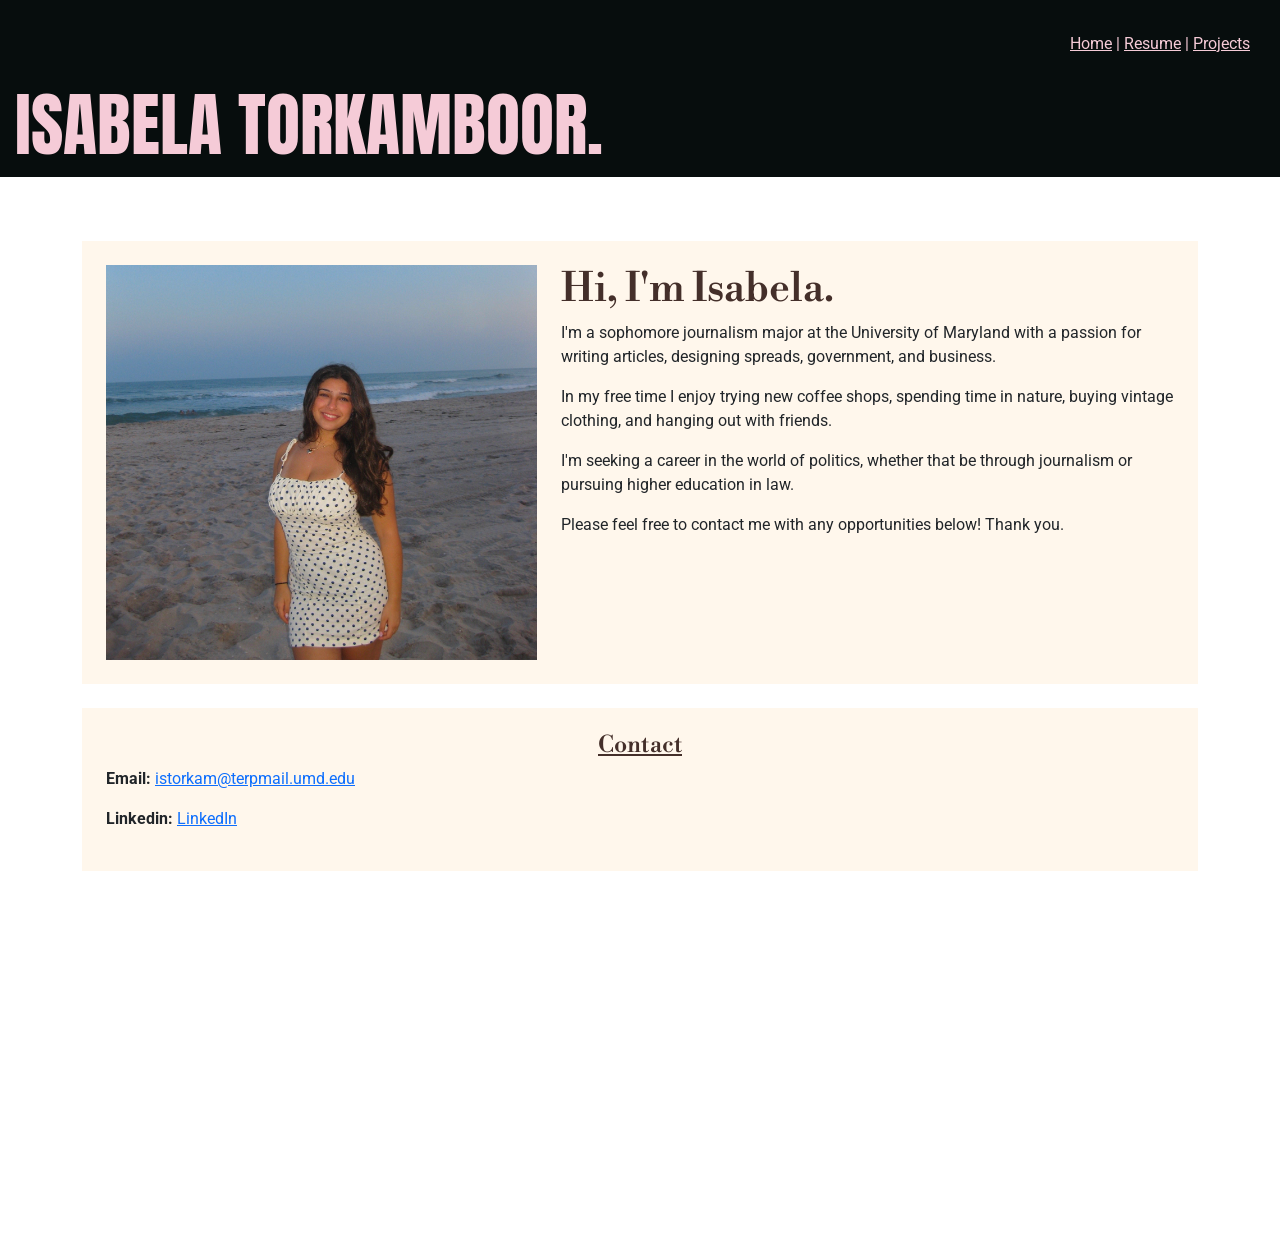
<file: index.html>
<!DOCTYPE html>
<html lang="en">

<head>
    <meta charset="UTF-8">
    <meta name="viewport" content="width=device-width, initial-scale=1.0">
    <title>Isabela Torkamboor</title>
    <meta name="description"
        content="Hi, I'm Isabela. I'm a sophomore journalism major at the University of Maryland with a passion for writing articles, designing spreads, government, and business.">
    <link rel="preconnect" href="https://fonts.googleapis.com">
    <link rel="preconnect" href="https://fonts.gstatic.com" crossorigin>
    <link
        href="https://fonts.googleapis.com/css2?family=Anton&family=Newsreader:ital,opsz,wght@0,6..72,200..800;1,6..72,200..800&display=swap"
        rel="stylesheet">
    <link href="https://fonts.googleapis.com/css2?family=Libre+Bodoni:ital,wght@0,400..700;1,400..700&display=swap"
        rel="stylesheet">
    <link href="https://fonts.googleapis.com/css2?family=Roboto:ital,wght@0,100..900;1,100..900&display=swap"
        rel="stylesheet">
    <link href="https://cdn.jsdelivr.net/npm/bootstrap@5.3.8/dist/css/bootstrap.min.css" rel="stylesheet"
        integrity="sha384-sRIl4kxILFvY47J16cr9ZwB07vP4J8+LH7qKQnuqkuIAvNWLzeN8tE5YBujZqJLB" crossorigin="anonymous">
    <link rel="stylesheet" href="site/css/style.css">
    <script src="https://cdn.jsdelivr.net/npm/@popperjs/core@2.11.8/dist/umd/popper.min.js"
        integrity="sha384-I7E8VVD/ismYTF4hNIPjVp/Zjvgyol6VFvRkX/vR+Vc4jQkC+hVqc2pM8ODewa9r"
        crossorigin="anonymous"></script>
    <script src="https://cdn.jsdelivr.net/npm/bootstrap@5.3.8/dist/js/bootstrap.min.js"
        integrity="sha384-G/EV+4j2dNv+tEPo3++6LCgdCROaejBqfUeNjuKAiuXbjrxilcCdDz6ZAVfHWe1Y"
        crossorigin="anonymous"></script>
</head>

<body>
    <nav>
        <a href="#">Home</a> |
        <a href="/resume/">Resume</a> |
        <a href="/clips/">Projects</a>
    </nav>
    <header>Isabela Torkamboor.</header>
    <main class="container homepage">

        <!-- About me -->
        <div class="cream-box p-4 mb-4">
            <div class="row">

                <!-- Image -->
                <div class="col-12 col-md-5 text-center mb-4 mb-md-0">
                    <img src="/site/img/isabela.jpg" alt="Isabela's picture" class="img-fluid">
                </div>

                <!-- Text -->
                <div class="col-12 col-md-7">
                    <h1>Hi, I'm Isabela.</h1>
                    <p>I'm a sophomore journalism major at the University of Maryland with a passion for writing
                        articles, designing spreads, government, and business.</p>
                    <p>In my free time I enjoy trying new coffee shops, spending time in nature, buying vintage
                        clothing, and hanging out with friends.</p>
                    <p>I'm seeking a career in the world of politics, whether that be through journalism or pursuing
                        higher education in law.</p>
                    <p>Please feel free to contact me with any opportunities below! Thank you.</p>
                </div>

            </div>
        </div>

        <div class="cream-box p-4">
            <h3>Contact</h3>

            <p><strong>Email:</strong> <a href="mailto:istorkam@terpmail.umd.edu">istorkam@terpmail.umd.edu</a></p>
            <p><strong>Linkedin:</strong> <a href="https://www.linkedin.com/in/isabela-torkamboor-862b70283"
                    target="_blank">LinkedIn</a></p>
        </div>

    </main>
</body>

</html>
</file>
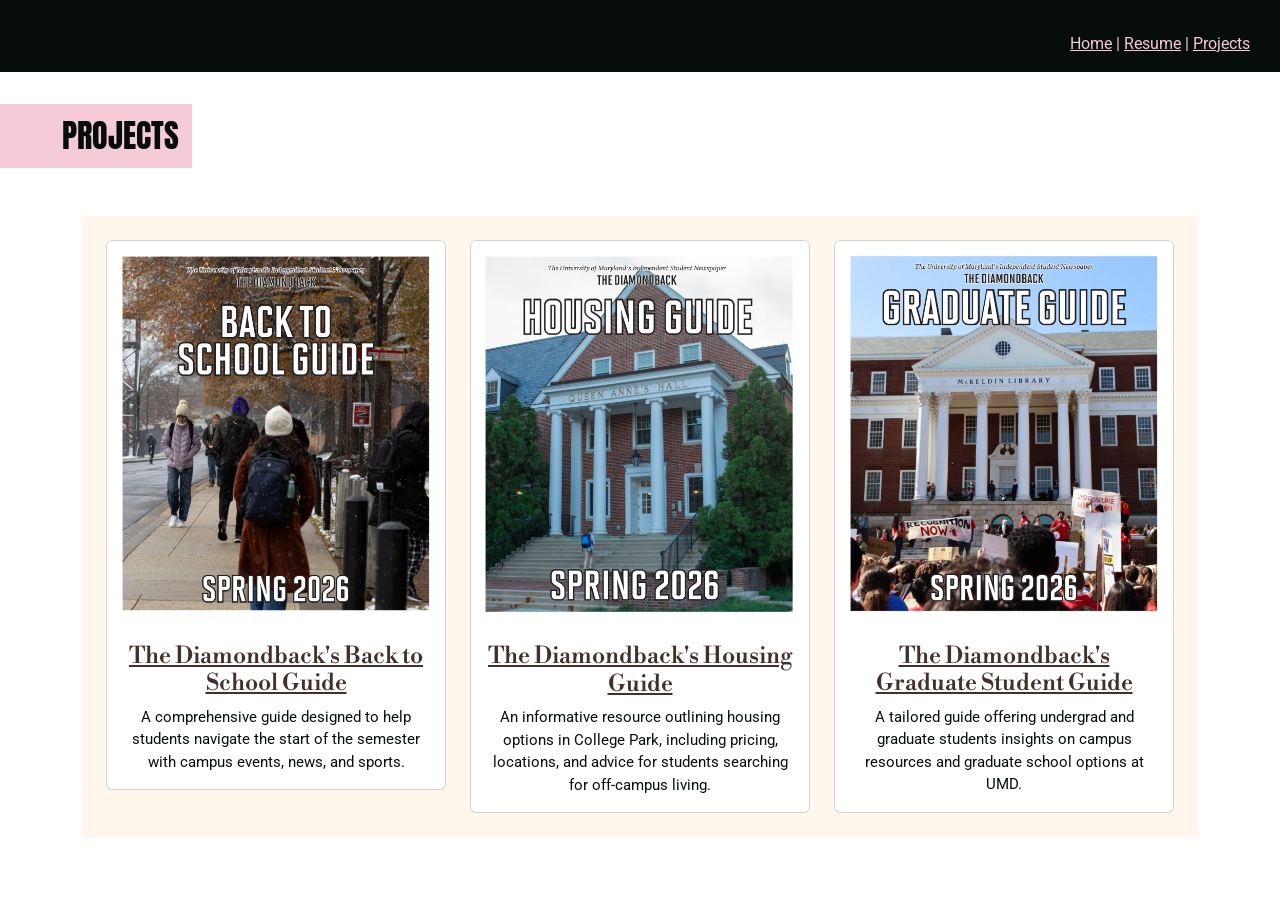
<file: clips/index.html>
<!DOCTYPE html>
<html lang="en">

<head>
    <meta charset="UTF-8">
    <meta name="viewport" content="width=device-width, initial-scale=1.0">
    <title>Isabela Torkamboor</title>
    <meta name="description"
        content="Hi, I'm Isabela. I'm a sophomore journalism major at the University of Maryland with a passion for writing articles, designing spreads, government, and business.">
    <link rel="preconnect" href="https://fonts.googleapis.com">
    <link rel="preconnect" href="https://fonts.gstatic.com" crossorigin>
    <link
        href="https://fonts.googleapis.com/css2?family=Anton&family=Newsreader:ital,opsz,wght@0,6..72,200..800;1,6..72,200..800&display=swap"
        rel="stylesheet">
    <link href="https://fonts.googleapis.com/css2?family=Libre+Bodoni:ital,wght@0,400..700;1,400..700&display=swap"
        rel="stylesheet">
    <link href="https://fonts.googleapis.com/css2?family=Roboto:ital,wght@0,100..900;1,100..900&display=swap"
        rel="stylesheet">
    <link href="https://cdn.jsdelivr.net/npm/bootstrap@5.3.8/dist/css/bootstrap.min.css" rel="stylesheet"
        integrity="sha384-sRIl4kxILFvY47J16cr9ZwB07vP4J8+LH7qKQnuqkuIAvNWLzeN8tE5YBujZqJLB" crossorigin="anonymous">
    <link rel="stylesheet" href="../site/css/style.css">
    <script src="https://cdn.jsdelivr.net/npm/@popperjs/core@2.11.8/dist/umd/popper.min.js"
        integrity="sha384-I7E8VVD/ismYTF4hNIPjVp/Zjvgyol6VFvRkX/vR+Vc4jQkC+hVqc2pM8ODewa9r"
        crossorigin="anonymous"></script>
    <script src="https://cdn.jsdelivr.net/npm/bootstrap@5.3.8/dist/js/bootstrap.min.js"
        integrity="sha384-G/EV+4j2dNv+tEPo3++6LCgdCROaejBqfUeNjuKAiuXbjrxilcCdDz6ZAVfHWe1Y"
        crossorigin="anonymous"></script>
</head>

<body>
    <div class="navigation">
        <nav>
            <a href="../">Home</a> |
            <a href="../resume/">Resume</a> |
            <a href="#">Projects</a>
        </nav>
    </div>
    <h2>Projects</h2>
    <div class="container my-5">
        <div class="cream-box p-4">
            <div class="row g-4">

                <!-- Proj 1 -->
                <div class="col-md-4">
                    <div class="card">
                        <a href="https://dbknews.com/2026/01/29/spring-2026-back-to-school-guide/" target="_blank">
                            <img src="/site/img/diamond1.png" class="card-img-top" alt="Back to School Guide">
                            <div class="card-body">
                                <h3 class="card-title">The Diamondback's Back to School Guide</h3>
                                <p class="card-text">
                                    A comprehensive guide designed to help students navigate the start of the semester
                                    with campus events, news, and sports.
                                </p>
                        </a>
                    </div>
                </div>
            </div>

            <!-- Proj 2 -->
            <div class="col-md-4">
                <div class="card">
                    <a href="https://dbknews.com/2026/02/15/housing-guide-college-park-umd/" target="_blank">
                        <img src="/site/img/diamond2.png" class="card-img-top" alt="Housing Guide">
                        <div class="card-body">
                            <h3 class="card-title">The Diamondback's Housing Guide</h3>
                            <p class="card-text">
                                An informative resource outlining housing options in College Park, including pricing,
                                locations, and advice for students searching for off-campus living.
                            </p>
                    </a>
                </div>
            </div>
        </div>

        <!-- Proj 3 -->
        <div class="col-md-4">
            <div class="card">
                <a href="https://dbknews.com/2026/02/23/spring-graduate-student-guide-2026/" target="_blank">
                    <img src="/site/img/diamond3.png" class="card-img-top" alt="Graduate Student Guide">
                    <div class="card-body">
                        <h3 class="card-title">The Diamondback's Graduate Student Guide</h3>
                        <p class="card-text">
                            A tailored guide offering undergrad and graduate students insights on campus resources and
                            graduate school options at UMD.
                        </p>
                </a>
            </div>
        </div>
    </div>

    </div>
    </div>
    </div>
</body>

</html>
</file>
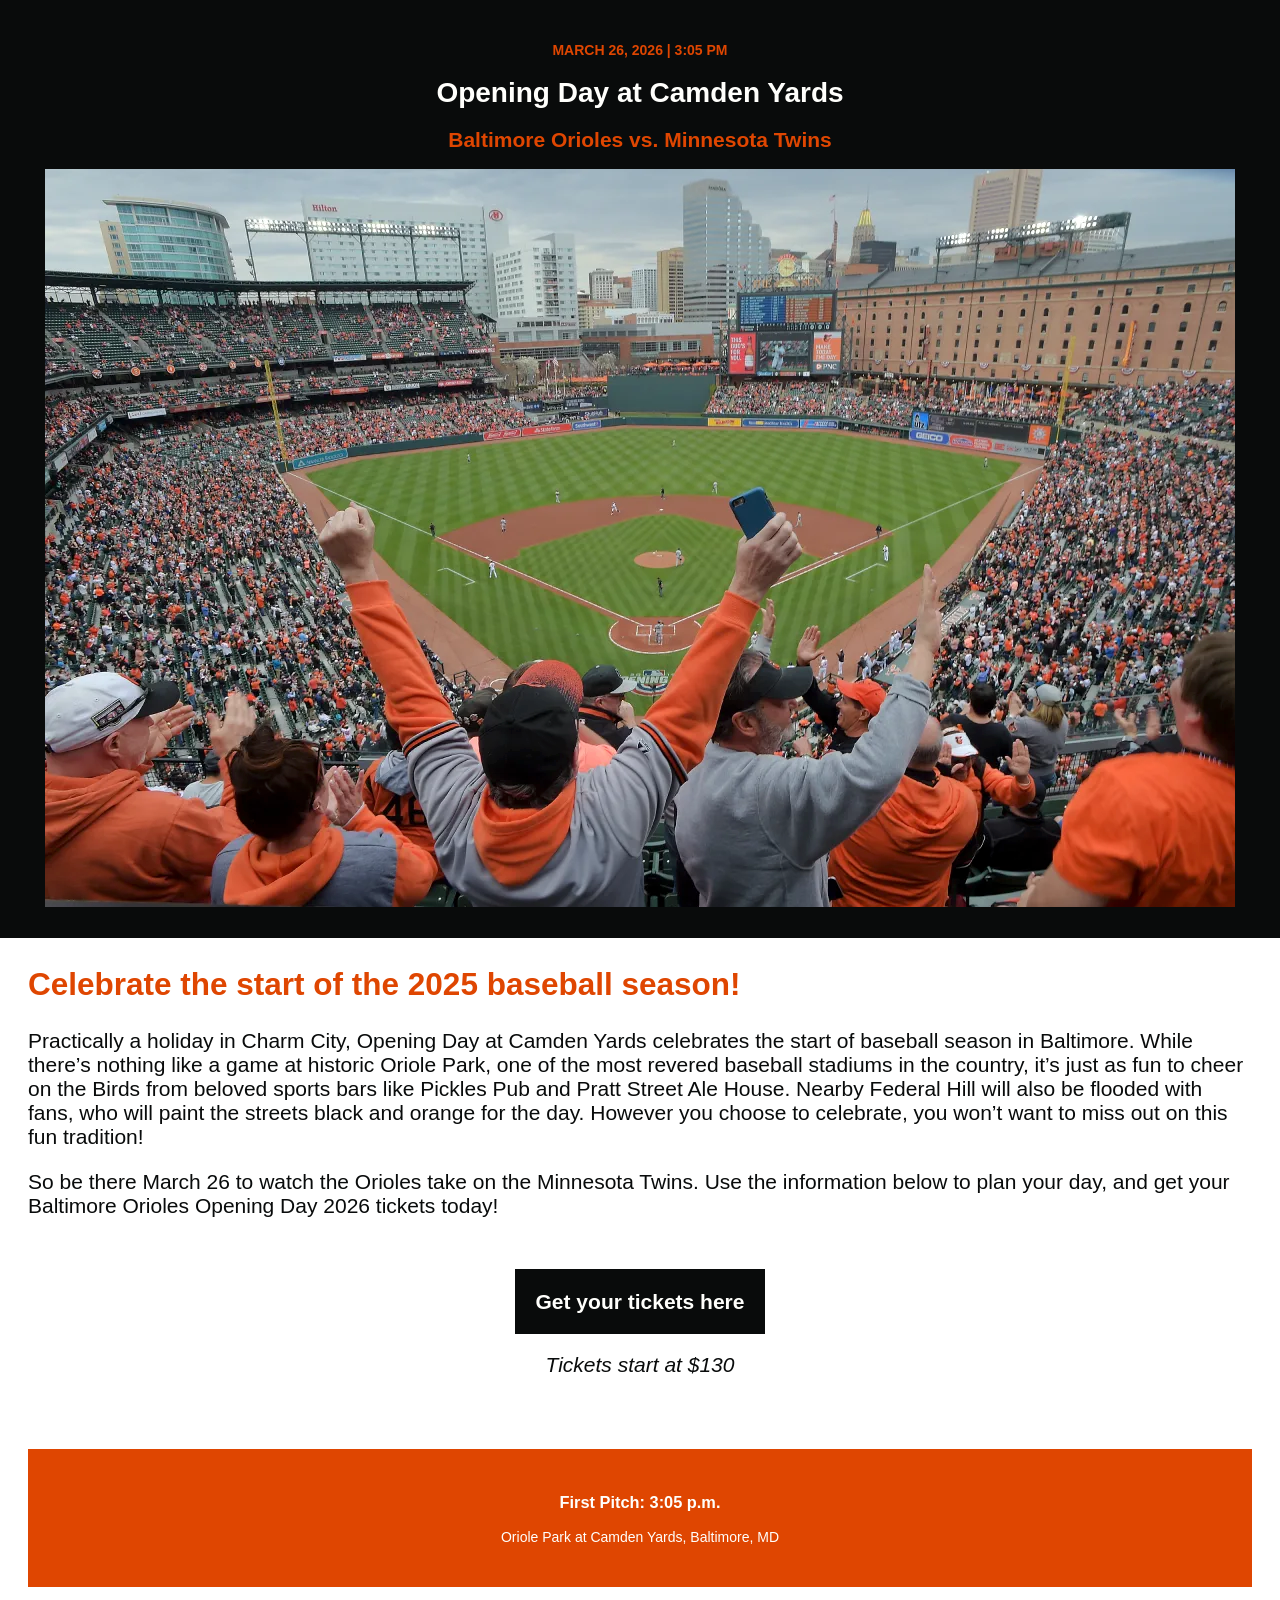
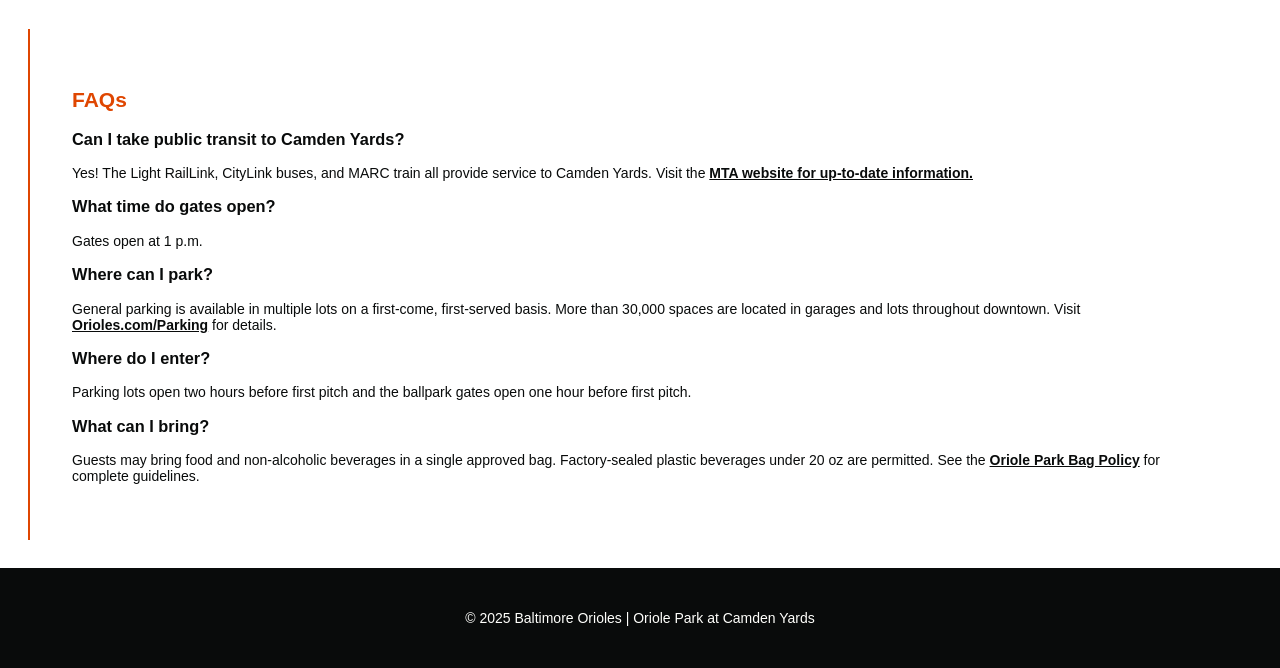
<file: projects/opening-day/index.html>
<!DOCTYPE html>
<html lang="en">

<head>
    <meta charset="UTF-8">
    <meta name="viewport" content="width=device-width, initial-scale=1.0">
    <title>Opening Day at Camden Yards</title>
    <meta name="description" content="Practically a holiday in Charm City, Opening Day at Camden Yards celebrates the start of baseball season in Baltimore. So be there March 26 to watch the Orioles take on the Minnesota Twins.">
    <link rel="stylesheet" href="css/style.css">
</head>

<body>
    <header>
        <p class="date-time">March 26, 2026 | 3:05 pm</p>
        <h1>Opening Day at Camden Yards</h1>
        <h2>Baltimore Orioles vs. Minnesota Twins</h2>
        <img src="img/opening-day.png"
            alt="A lively baseball game at a packed stadium. Fans in orange cheer enthusiastically, arms raised. The field is lush, surrounded by city buildings. Energetic atmosphere.">
    </header>
    <main>
        <section class="intro">
            <h2>Celebrate the start of the 2025 baseball season!</h2>
            <p>Practically a holiday in Charm City, Opening Day at Camden Yards celebrates the start of baseball season
                in
                Baltimore. While there’s nothing like a game at historic Oriole Park, one of the most revered baseball
                stadiums in the country, it’s just as fun to cheer on the Birds from beloved sports bars like Pickles
                Pub
                and Pratt Street Ale House. Nearby Federal Hill will also be flooded with fans, who will paint the
                streets
                black and orange for the day. However you choose to celebrate, you won’t want to miss out on this fun
                tradition!</p>
            <p>So be there March 26 to watch the Orioles take on the Minnesota Twins. Use the information below to plan
                your day, and get your Baltimore Orioles Opening Day 2026 tickets today!</p>
            <div class="tickets">
                <p><a href="https://www.ticketmaster.com/event/Z7r9jZ1A7QFob">Get your tickets here</a></p>
                <p><em>Tickets start at $130</em></p>
            </div>
        </section>
        <section class="game-details">
            <h3>First Pitch: 3:05 p.m.</h3>
            <p>Oriole Park at Camden Yards, Baltimore, MD</p>
        </section>
        <section class="faq">
            <h2>FAQs</h2>
            <h3>Can I take public transit to Camden Yards?</h3>
            <p>Yes! The Light RailLink, CityLink buses, and MARC train all provide service to Camden Yards. Visit the <a
                    href="https://www.mta.maryland.gov/">MTA
                    website for up-to-date information.</a></p>
            <h3>What time do gates open?</h3>
            <p>Gates open at 1 p.m.</p>
            <h3>Where can I park?</h3>
            <p>General parking is available in multiple lots on a first-come, first-served basis. More than 30,000
                spaces are located in garages and lots throughout downtown. Visit <a
                    href="https://www.mlb.com/orioles/ballpark/transportation">Orioles.com/Parking</a> for details.</p>
            <h3>Where do I enter?</h3>
            <p>Parking lots open two hours before first pitch and the ballpark gates open one hour before first pitch.
            </p>
            <h3>What can I bring?</h3>
            <p>Guests may bring food and non-alcoholic beverages in a single approved bag. Factory-sealed plastic
                beverages under 20 oz are permitted.
                See the <a href="https://www.mlb.com/orioles/ballpark/information/guide#b-content">Oriole
                    Park Bag Policy</a> for complete guidelines.</p>
        </section>
    </main>
    <footer>
        <p>© 2025 Baltimore Orioles | Oriole Park at Camden Yards</p>
    </footer>

</body>

</html>
</file>
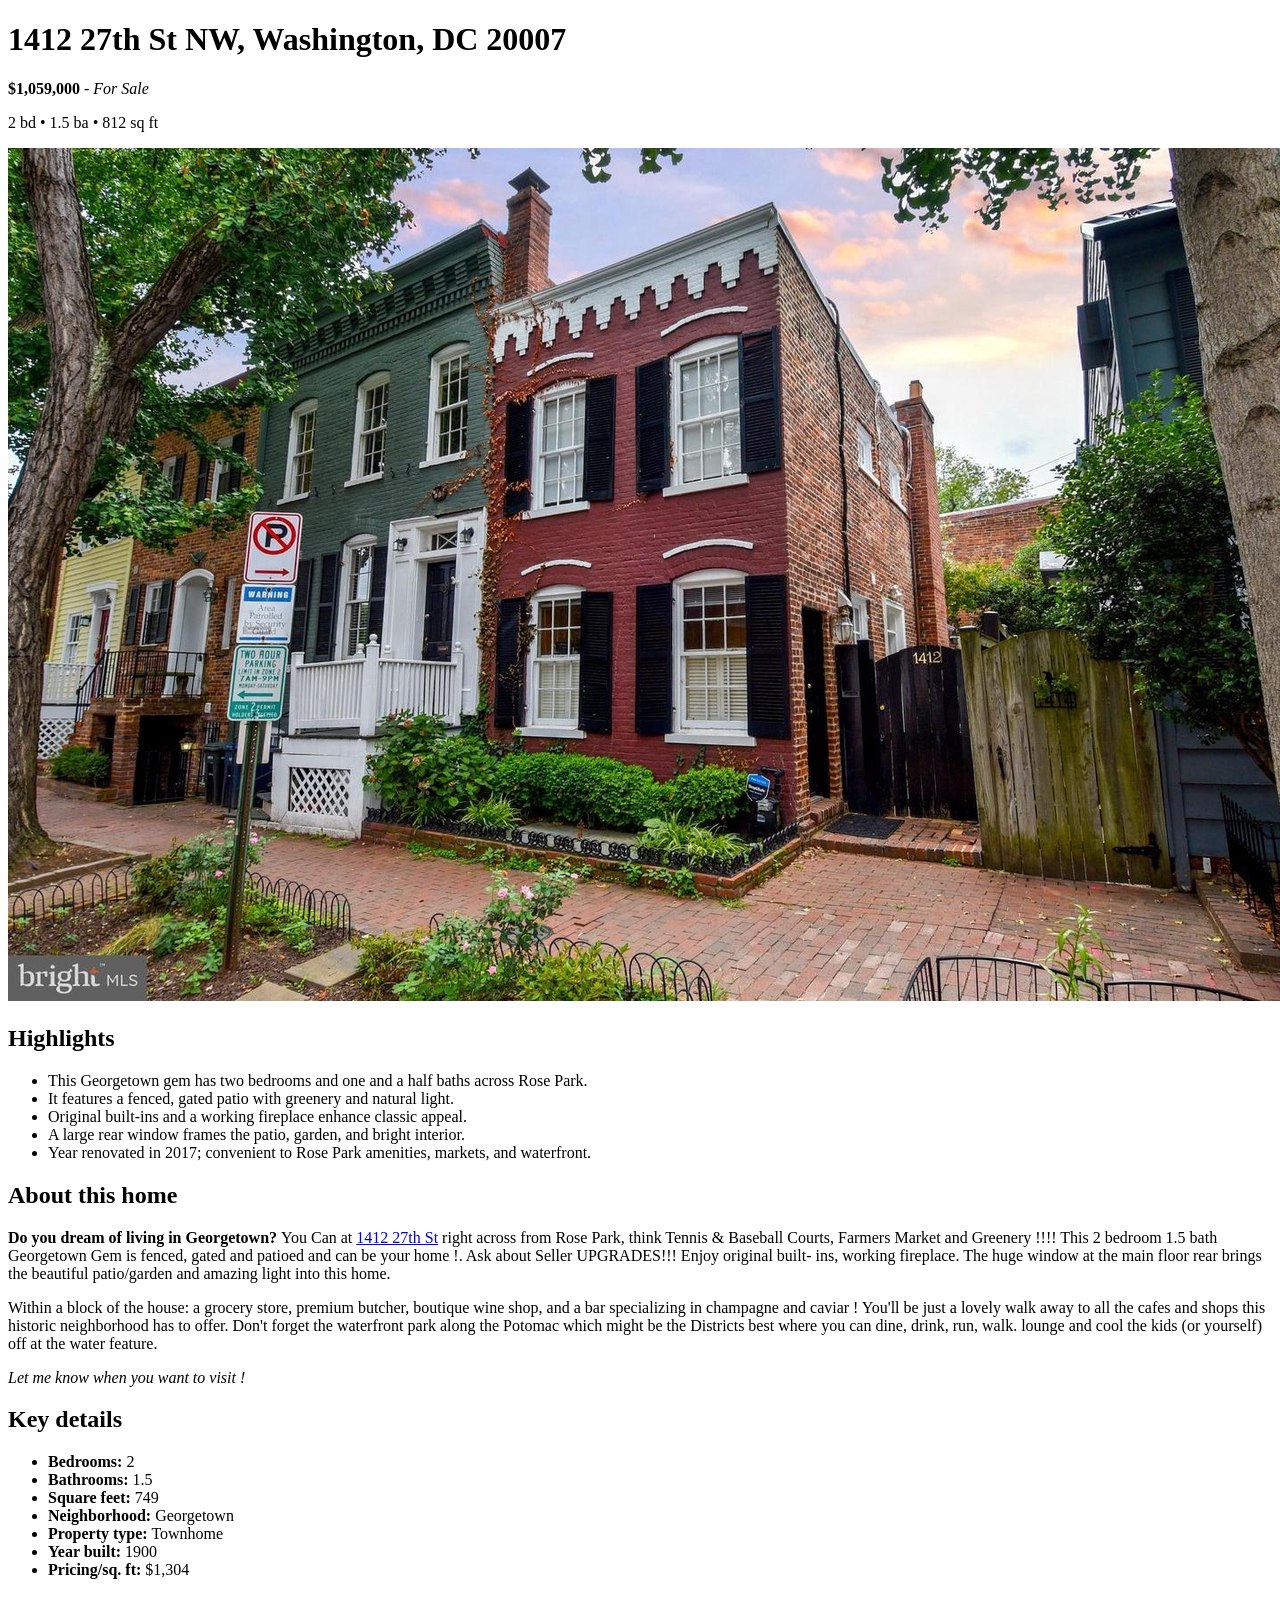
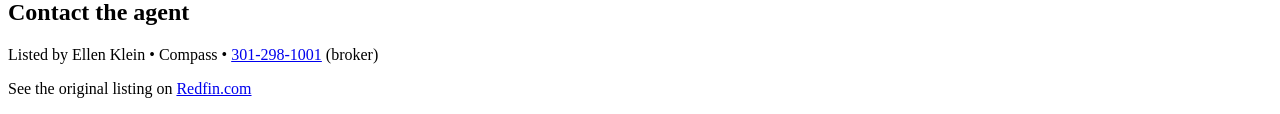
<file: projects/real-estate/index.html>
<!DOCTYPE html>
<html lang="en">

<head>
    <meta charset="UTF-8">
    <meta name="viewport" content="width=device-width, initial-scale=1.0">
    <title>1412 27th St NW, Washington, DC 20007</title>
    <meta name="description"
        content="Do you dream of living in Georgetown? You can at 1412 27th St right across from Rose Park – think tennis & baseball Courts, farmers market, and Greenery! This 2 bedroom 1.5 bath Georgetown gem is fenced, gated, patioed, and can be your home!">
</head>

<body>
    <header>
        <h1>1412 27th St NW, Washington, DC 20007</h1>
        <p><strong>$1,059,000</strong> - <em>For Sale</em></p>
        <p>2 bd • 1.5 ba • 812 sq ft</p>
        <img src="img/georgetown.jpg" alt="Historic redbrick Georgetown townhome located in the heart of D.C>">
    </header>
    <main>
        <section>
            <h2>Highlights</h2>
            <ul>
                <li>This Georgetown gem has two bedrooms and one and a half baths across Rose Park.</li>
                <li>It features a fenced, gated patio with greenery and natural light.</li>
                <li>Original built-ins and a working fireplace enhance classic appeal.</li>
                <li>A large rear window frames the patio, garden, and bright interior.</li>
                <li>Year renovated in 2017; convenient to Rose Park amenities, markets, and waterfront.</li>
            </ul>
        </section>
        <section>
            <h2>About this home</h2>
            <p><strong>Do you dream of living in Georgetown? </strong>You Can at <a
                    href="https://maps.app.goo.gl/pbdMqF3TYk1n2rpP9">1412 27th St</a> right across from Rose
                Park, think Tennis & Baseball Courts, Farmers Market and Greenery !!!! This 2 bedroom 1.5 bath
                Georgetown Gem is fenced, gated and patioed and can be your home !. Ask about Seller UPGRADES!!! Enjoy
                original built- ins, working fireplace. The huge window at the main floor rear brings the beautiful
                patio/garden and amazing light into this home.
            <p>Within a block of the house: a grocery store, premium butcher, boutique wine shop, and a bar specializing
                in champagne and caviar ! You'll be just a lovely walk away to all the cafes and shops this historic
                neighborhood has to offer. Don't forget the waterfront park along the Potomac which might be the
                Districts best where you can dine, drink, run, walk. lounge and cool the kids (or yourself) off at the
                water feature.
            <p><em> Let me know when you want to visit !</em></p>
        </section>
        <section>
            <h2>Key details</h2>
            <ul>
                <li><b>Bedrooms:</b> 2</li>
                <li><b>Bathrooms:</b> 1.5</li>
                <li><b>Square feet:</b> 749</li>
                <li><b>Neighborhood:</b> Georgetown</li>
                <li><b>Property type:</b> Townhome</li>
                <li><b>Year built:</b> 1900</li>
                <li><b>Pricing/sq. ft:</b> $1,304</li>
            </ul>
        </section>
    </main>
    <footer>
        <h2>Contact the agent</h2>
        <p>Listed by Ellen Klein • Compass • <a href="301-298-1001">301-298-1001</a> (broker)
        </p>
        <p>See the original listing on <a
                href="https://www.redfin.com/DC/Washington/1412-27th-St-NW-20007/home/9928334">Redfin.com</a></p>
    </footer>
</body>

</html>
</file>
<file: site/css/style.css>
/*
Pink: f5cbd7
Black: 070d0d
Cream: fff7ec
Brown: 442f2a
 */

/*.anton-regular {
    font-family: "Anton", sans-serif;
    font-weight: 400;
    font-style: normal;
}


.libre-bodoni-<uniquifier> {
    font-family: "Libre Bodoni", serif;
    font-optical-sizing: auto;
    font-weight: <weight>;
    font-style: normal;
}


.roboto-<uniquifier> {
    font-family: "Roboto", sans-serif;
    font-optical-sizing: auto;
    font-weight: <weight>;
    font-style: normal;
    font-variation-settings:
        "wdth" 100;
}*/

body {
    font-family: "Roboto", sans-serif;
    font-size: 16px;
}

nav {
    background-color: #070d0d;
    color: #f5cbd7;
    padding: 2em 2em 1em;
    text-align: right;
    padding-right: 30px;
}

nav a {
    color: #f5cbd7;
}


header {
    background-color: #070d0d;
    color: #f5cbd7;
    font-family: "Anton", sans-serif;
    text-transform: uppercase;
    font-size: 4.375em;
    text-indent: 15px;
}

h1 {
    color: #442f2a;
    font-family: "Libre Bodoni", serif;
}

main {
    margin-top: 2em;
    margin-left: 3em;
    margin-right: 3em;
    margin-bottom: 2em;
    padding-bottom: 20em;
}

.homepage {
    margin: 4em auto;
}

.cream-box {
  background-color: #fff7ec;
  padding: 1.25em;
}

h2 {
    background-color: #f5cbd7;
    color: #070d0d;
    font-family: "Anton", sans-serif;
    text-transform: uppercase;
    width: 2in;             
    padding: 0.4em;
    margin-top: 1em;
    text-align: right;     
}

.resume-header {
    font-family: "Libre Bodoni", serif;
    font-size: 1.25em;
    font-weight: 500;
    border-bottom: 1px solid #f5cbd7;
    padding-bottom: 4px;
    color: #442f2a;
    background-color: #fff7ec;
}

.resume-details {
    margin-top: 8px;
    padding-left: 18px;
    font-size: 15px;
    color: #070d0d;
}

.resume-details li {
    margin-bottom: 5px;
}


h3 {
     font-family: "Libre Bodoni", serif;
     text-align: center;
     color: #442f2a;
     font-size: 23px;
     text-decoration: underline;
}

.card-text {
  font-size: 15px;
  color: #070d0d;
  text-align: center;
}

.card a{
    text-decoration: none;
    color: #442f2a;
}
</file>
<file: projects/opening-day/css/style.css>
/* 
Orange: DF4601
Black: 090B0B
White: FFFFFC
 */
/* ===== BASE STYLES ===== */
body {
    /* TODO: Set font-family, font-size, color (black), 
    margin for entire page */
    font-family: Verdana, Geneva, Tahoma, sans-serif;
    font-size: 14px;
    color: #090B0B;
    margin: 0;
}

/* ===== HEADER + footer ===== */
header,
footer {
    /* TODO: Style header with background-color (black), color (white), 
    text-align, padding -- 
    footer is comma deliniated because it takes the same styles*/
    background-color: #090B0B;
    color: #FFFFFC;
    text-align: center;
    padding: 2em;
}

.date-time {
    /* TODO: Make the date-time orange, uppercase, and bold */
    text-transform: uppercase;
    color: #DF4601;
    font-weight: bold;
}

/* ===== MAIN CONTENT ===== */
h2 {
    /* TODO: Style the h2 (orange) -- 
    this will carry thru to all h2 elements, including the header*/
    color: #DF4601;
}

main {
    /* TODO: Add margin to main content area */
    margin: 2em;
}

a {
    /* TODO: Style links throughout the page (color, font-weight) */
    color: #090B0B;
    font-weight: bold;
}

.intro {
    /* TODO: Set font-size for lead-in paragraph to 1.25x the body font size (em) */
    font-size: 21px;
}

/* ===== TICKETS SUBSECTION (BUTTON) ===== */
.tickets {
    /* TODO: Set line-height to 2, text-align center, and add margin (top and bottom) */
    line-height: 2;
    text-align: center;
    margin-top: 3em;
    margin-bottom: 3em;
}

.tickets a {
    /* TODO: Sets styling for button link - add padding (all sides), 
    background-color, color, and text-decoration (none) */
    background-color: #090B0B;
    color: #FFFFFC;
    text-decoration: none;
    padding-left: 1em;
    padding-right: 1em;
    padding-top: 1em;
    padding-bottom: 1em;
}

/* ===== GAME DETAILS SECTION (ORANGE BOX) ===== */
.game-details {
    /* TODO: Style the game-details section with orange background, white text, 
    centered alignment, padding, and margin */
    background-color: #DF4601;
    color: #FFFFFC;
    text-align: center;
    padding-top: 2em;
    padding-bottom: 2em;
    margin-bottom: 3em;
}

/* ===== FAQs SECTION ===== */
.faq {
    /* TODO: Add an orange left border and padding to the list section */
    border-left: 2px solid #DF4601;
    padding: 3em;
}
</file>
